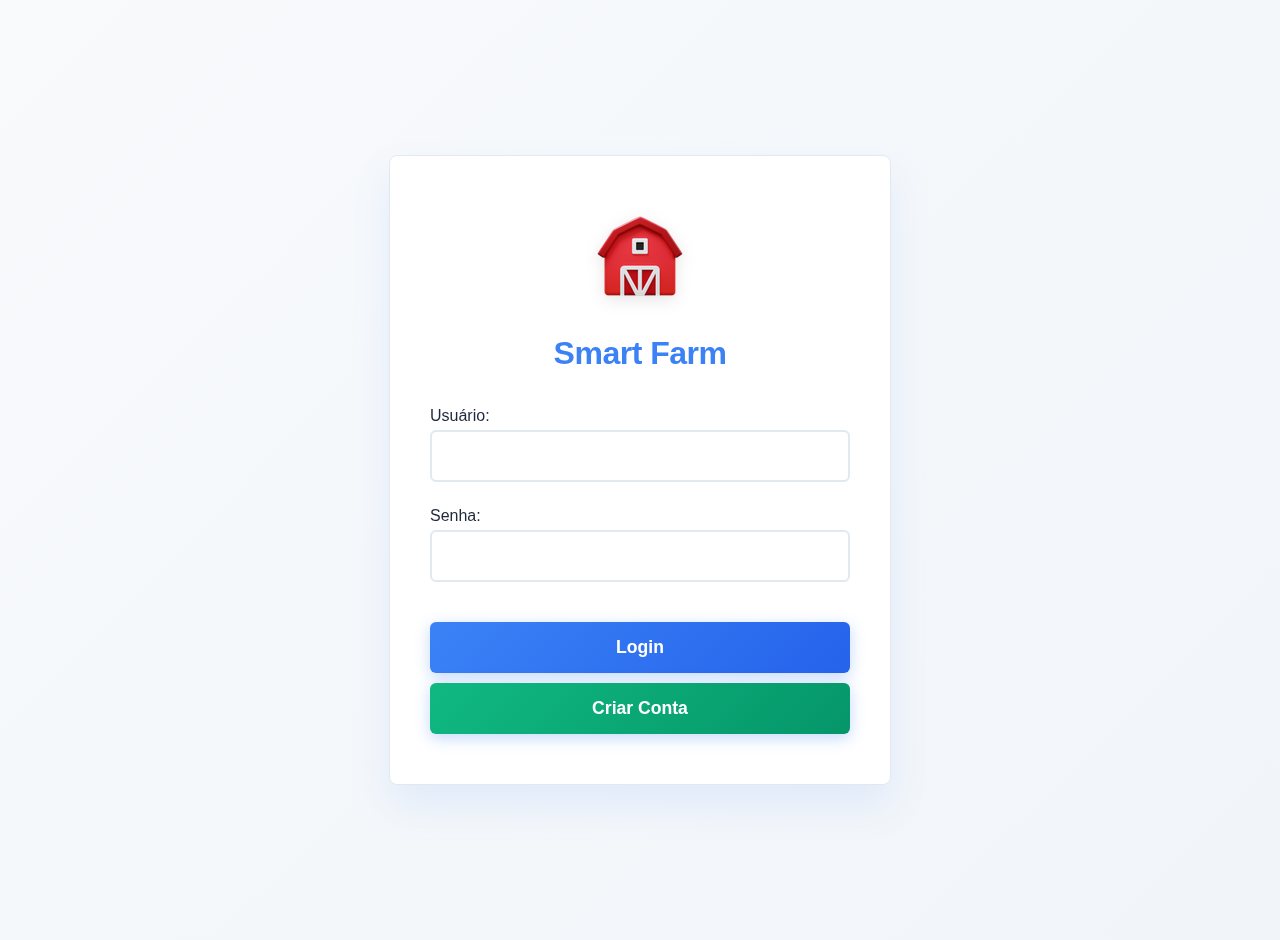
<file: index.html>
<!DOCTYPE html>
<html lang="en">

<head>
    <meta charset="UTF-8">
    <meta name="viewport" content="width=device-width, initial-scale=1.0">
    <title>Smart Farm Dashboard</title>
    <script src="script.js"></script>

    <style>
        :root {
            --primary-color: #3b82f6;
            --secondary-color: #06b6d4;
            --bg-color: #f8fafc;
            --card-bg: #ffffff;
            --text-color: #1e293b;
            --border-color: #e2e8f0;
            --shadow-color: rgba(59, 130, 246, 0.1);
        }

        .dark {
            --primary-color: #a78bfa;
            --secondary-color: #34d399;
            --bg-color: #1e293b;
            --card-bg: #334155;
            --text-color: #f1f5f9;
            --border-color: #475569;
            --shadow-color: rgba(167, 139, 250, 0.15);
        }

        .dark body {
            background: linear-gradient(135deg, #0f172a 0%, #1e293b 100%);
        }

        body {
            font-family: 'Segoe UI', Tahoma, Geneva, Verdana, sans-serif;
            background: linear-gradient(135deg, var(--bg-color) 0%, #f1f5f9 100%);
            color: var(--text-color);
            margin: 0;
            padding: 0;
            min-height: 100vh;
            display: flex;
        }

        /* PAINEL LATERAL */
        #sidebar {
            width: 160px;
            background: linear-gradient(180deg, var(--card-bg) 0%, var(--card-bg) 100%);
            border-right: 1px solid var(--border-color);
            box-shadow: 4px 0 20px var(--shadow-color);
            padding: 25px 0;
            display: flex;
            flex-direction: column;
            position: sticky;
            top: 0;
            height: 100vh;
            animation: slideInLeft 0.8s ease-out;
            backdrop-filter: blur(10px);
        }

        .dark #sidebar {
            background: linear-gradient(180deg, var(--card-bg) 0%, #475569 100%);
            border-right-color: var(--border-color);
        }

        .sidebar-header h3 {
            text-align: center;
            color: var(--primary-color);
            margin: 0 0 35px 0;
            font-size: 1.3em;
            font-weight: 700;
            padding: 0 20px;
            animation: fadeInUp 0.6s ease-out;
            display: flex;
            flex-direction: column;
            align-items: center;
            gap: 12px;
            letter-spacing: -0.3px;
        }

        .sidebar-header img {
            width: 45px;
            height: 45px;
            filter: drop-shadow(0 2px 4px rgba(0, 0, 0, 0.1));
            transition: transform 0.3s ease;
        }

        .sidebar-header img:hover {
            transform: scale(1.1);
        }

        .sidebar-nav {
            flex-grow: 1;
            padding: 0 15px;
            display: flex;
            flex-direction: column;
            align-items: center;
            gap: 20px;
        }

        /* Estilo para Links de Navegação */
        .sidebar-nav button {
            width: 50px;
            height: 50px;
            border-radius: 6px;
            border: none;
            background: linear-gradient(135deg, var(--primary-color) 0%, #2563eb 100%);
            color: white;
            display: flex;
            align-items: center;
            justify-content: center;
            transition: all 0.3s ease;
            box-shadow: 0 4px 15px rgba(59, 130, 246, 0.3);
            cursor: pointer;
            animation: slideInLeft 0.5s ease-out;
        }

        .sidebar-nav button:nth-child(1) {
            animation-delay: 0.1s;
        }

        .sidebar-nav button:nth-child(2) {
            animation-delay: 0.2s;
        }

        .sidebar-nav button:nth-child(3) {
            animation-delay: 0.3s;
        }

        .sidebar-nav button:nth-child(4) {
            animation-delay: 0.4s;
        }

        .sidebar-nav button:hover {
            transform: translateY(-3px) scale(1.05);
            box-shadow: 0 8px 25px rgba(59, 130, 246, 0.4);
        }

        .sidebar-nav button.active {
            background: linear-gradient(135deg, var(--secondary-color) 0%, #0891b2 100%);
            box-shadow: 0 6px 20px rgba(6, 182, 212, 0.4);
            animation: pulse 2s ease-in-out infinite;
        }

        .sidebar-nav button svg {
            width: 20px;
            height: 20px;
        }



        .logout-btn,
        .logout-btn-top {
            background-color: #ef4444 !important;
            color: #ffffff !important;
            box-shadow: 0 4px 15px rgba(239, 68, 68, 0.3);
        }

        .logout-btn:hover,
        .logout-btn-top:hover {
            transform: translateY(-2px);
            background-color: #dc2626 !important;
            box-shadow: 0 6px 20px rgba(239, 68, 68, 0.4);
        }

        #theme-toggle,
        #theme-toggle-top {
            background-color: #1f2937 !important;
            color: #f9fafb !important;
            border: none !important;
            box-shadow: 0 4px 15px rgba(0, 0, 0, 0.2);
        }

        .dark #theme-toggle,
        .dark #theme-toggle-top {
            background-color: #f3f4f6 !important;
            color: #1f2937 !important;
            box-shadow: 0 4px 15px rgba(255, 255, 255, 0.2);
        }

        #theme-toggle:hover,
        #theme-toggle-top:hover {
            transform: translateY(-2px);
            background-color: #374151 !important;
        }

        .dark #theme-toggle:hover,
        .dark #theme-toggle-top:hover {
            background-color: #e5e7eb !important;
        }

        /* --- CONTEÚDO PRINCIPAL --- */
        #main-content {
            flex-grow: 1;
            padding: 30px;
            overflow-y: auto;
            width: calc(100% - 160px);
            animation: fadeInUp 0.8s ease-out 0.2s both;
        }

        /* Animações */
        @keyframes fadeInUp {
            from {
                opacity: 0;
                transform: translateY(30px);
            }

            to {
                opacity: 1;
                transform: translateY(0);
            }
        }

        @keyframes slideInLeft {
            from {
                opacity: 0;
                transform: translateX(-50px);
            }

            to {
                opacity: 1;
                transform: translateX(0);
            }
        }

        @keyframes pulse {

            0%,
            100% {
                transform: scale(1);
            }

            50% {
                transform: scale(1.05);
            }
        }

        @keyframes glow {

            0%,
            100% {
                box-shadow: 0 0 5px var(--secondary-color);
            }

            50% {
                box-shadow: 0 0 20px var(--secondary-color), 0 0 30px var(--secondary-color);
            }
        }

        @keyframes bounce {

            0%,
            20%,
            50%,
            80%,
            100% {
                transform: translateY(0);
            }

            40% {
                transform: translateY(-10px);
            }

            60% {
                transform: translateY(-5px);
            }
        }

        /* Título Principal */
        h2 {
            color: var(--primary-color);
            margin-bottom: 40px;
            padding-bottom: 15px;
            border-bottom: 4px solid var(--primary-color);
            width: 100%;
            max-width: 1000px;
            text-align: center;
            font-weight: 700;
            font-size: 2.2em;
            letter-spacing: -0.5px;
            animation: fadeInUp 0.8s ease-out;
            background: linear-gradient(135deg, var(--primary-color) 0%, #0056b3 100%);
            -webkit-background-clip: text;
            -webkit-text-fill-color: transparent;
            background-clip: text;
        }

        /* Classes de Visibilidade */
        .hidden {
            display: none !important;
        }

        /* --- VIEWS --- */
        #home-view,
        #indicadores-view,
        #contato-view,
        #logs-view {
            width: 100%;
            max-width: 1000px;
            margin: 0 auto 40px auto;
        }

        /* Contato Grid */
        .contact-grid {
            display: grid;
            grid-template-columns: repeat(auto-fit, minmax(300px, 1fr));
            gap: 25px;
            margin-bottom: 30px;
        }

        .contact-card,
        .cv-card {
            background: linear-gradient(135deg, var(--card-bg) 0%, rgba(255, 255, 255, 0.95) 100%);
            border: 2px solid var(--border-color);
            border-radius: 8px;
            padding: 25px;
            box-shadow: 0 8px 25px var(--shadow-color);
            text-align: center;
            transition: all 0.3s ease;
            backdrop-filter: blur(10px);
        }

        .contact-card:hover,
        .cv-card:hover {
            transform: translateY(-8px);
            box-shadow: 0 15px 35px var(--shadow-color);
            border-color: var(--primary-color);
        }

        .contact-card h3,
        .cv-card h3 {
            color: var(--primary-color);
            margin-bottom: 15px;
            font-size: 1.3em;
        }

        .contact-card p,
        .cv-card p {
            color: var(--text-color);
            margin-bottom: 10px;
            text-align: left;
        }

        .cv-btn {
            background: linear-gradient(135deg, var(--primary-color) 0%, #2563eb 100%);
            color: white;
            border: none;
            padding: 12px 20px;
            border-radius: 6px;
            cursor: pointer;
            font-weight: 600;
            transition: all 0.3s ease;
            box-shadow: 0 4px 15px rgba(59, 130, 246, 0.3);
        }

        .cv-btn:hover {
            transform: translateY(-2px);
            box-shadow: 0 6px 20px rgba(59, 130, 246, 0.4);
        }

        /* Logs Styles */
        .logs-container {
            background: var(--card-bg);
            border-radius: 8px;
            padding: 25px;
            box-shadow: 0 8px 25px var(--shadow-color);
        }

        .logs-filters {
            display: flex;
            gap: 15px;
            margin-bottom: 20px;
        }

        .logs-filters select,
        .logs-filters input {
            padding: 8px 12px;
            border: 1px solid var(--border-color);
            border-radius: 6px;
            background: var(--card-bg);
            color: var(--text-color);
        }

        .logs-table {
            overflow-x: auto;
        }

        .logs-table table {
            width: 100%;
            border-collapse: collapse;
        }

        .logs-table th,
        .logs-table td {
            padding: 12px;
            text-align: left;
            border-bottom: 1px solid var(--border-color);
        }

        .logs-table th {
            background: var(--bg-color);
            font-weight: 600;
            color: var(--primary-color);
        }

        .status-success {
            color: var(--secondary-color);
            font-weight: 600;
        }

        .status-error {
            color: var(--error-color);
            font-weight: 600;
        }

        /* Estilo para botões desabilitados (modo professor) */
        .disabled {
            opacity: 0.5;
            cursor: not-allowed !important;
            pointer-events: none;
        }

        .readonly-badge {
            background: linear-gradient(135deg, #f59e0b 0%, #d97706 100%);
            color: white;
            padding: 4px 8px;
            border-radius: 4px;
            font-size: 0.7em;
            font-weight: 600;
            margin-left: 8px;
        }

        /* Área de Dados dos Sensores: GRID */
        #data {
            display: grid;
            grid-template-columns: repeat(auto-fit, minmax(220px, 1fr));
            gap: 25px;
            margin-bottom: 40px;
        }

        /* Estilo para cada "Card" de Sensor */
        .sensor-card {
            background: linear-gradient(135deg, var(--card-bg) 0%, rgba(255, 255, 255, 0.95) 100%);
            border: 2px solid var(--border-color);
            border-radius: 8px;
            padding: 20px;
            box-shadow: 0 8px 25px var(--shadow-color);
            text-align: center;
            transition: all 0.3s ease;
            animation: fadeInUp 0.6s ease-out;
            animation-fill-mode: both;
            backdrop-filter: blur(10px);
        }

        .sensor-card:nth-child(1) {
            animation-delay: 0.1s;
        }

        .sensor-card:nth-child(2) {
            animation-delay: 0.2s;
        }

        .sensor-card:nth-child(3) {
            animation-delay: 0.3s;
        }

        .sensor-card:nth-child(4) {
            animation-delay: 0.4s;
        }

        .sensor-card:nth-child(5) {
            animation-delay: 0.5s;
        }

        .sensor-card:nth-child(6) {
            animation-delay: 0.6s;
        }

        .sensor-card:hover {
            transform: translateY(-10px) scale(1.03);
            box-shadow: 0 15px 35px var(--shadow-color);
            border-color: var(--primary-color);
        }

        .sensor-card .label {
            font-weight: 700;
            color: var(--primary-color);
            margin-bottom: 8px;
            font-size: 1em;
            letter-spacing: 0.5px;
        }

        .sensor-card .value {
            font-size: 2em;
            font-weight: 800;
            color: var(--text-color);
            transition: all 0.3s ease;
            text-shadow: 0 2px 4px rgba(0, 0, 0, 0.1);
        }

        .sensor-card:hover .value {
            transform: scale(1.1);
            color: var(--primary-color);
        }

        /* Controles (Cards Atuadores) */
        #controls {
            display: flex;
            flex-direction: row;

            grid-template-columns: repeat(auto-fit, minmax(280px, 1fr));
            gap: 25px;
            padding: 25px 0;
        }

        .actuator-card {
            background: linear-gradient(135deg, var(--card-bg) 0%, rgba(255, 255, 255, 0.95) 100%);
            border: 2px solid var(--border-color);
            border-radius: 8px;
            padding: 25px;
            box-shadow: 0 8px 25px var(--shadow-color);
            transition: all 0.3s ease;
            animation: fadeInUp 0.6s ease-out;
            animation-fill-mode: both;
            backdrop-filter: blur(10px);
        }

        .actuator-card:nth-child(1) {
            animation-delay: 0.1s;
        }

        .actuator-card:nth-child(2) {
            animation-delay: 0.2s;
        }

        .actuator-card:nth-child(3) {
            animation-delay: 0.3s;
        }

        .actuator-card:nth-child(4) {
            animation-delay: 0.4s;
        }

        .actuator-card:hover {
            transform: translateY(-8px);
            box-shadow: 0 15px 35px var(--shadow-color);
            border-color: var(--primary-color);
        }

        .actuator-header {
            display: flex;
            align-items: center;
            justify-content: space-between;
            margin-bottom: 15px;
        }

        .actuator-title {
            font-size: 1.3em;
            font-weight: 700;
            color: var(--primary-color);
            display: flex;
            align-items: center;
            gap: 10px;
            letter-spacing: -0.2px;
        }

        .actuator-status {
            padding: 6px 14px;
            border-radius: 25px;
            font-size: 0.85em;
            font-weight: 600;
            background: linear-gradient(135deg, #64748b 0%, #475569 100%);
            color: white;
            transition: all 0.3s ease;
            box-shadow: 0 2px 8px rgba(0, 0, 0, 0.15);
        }

        .actuator-status.active {
            background: linear-gradient(135deg, var(--secondary-color) 0%, #059669 100%);
            animation: pulse 2s ease-in-out infinite;
            box-shadow: 0 4px 15px rgba(16, 185, 129, 0.3);
        }

        .actuator-button {
            width: 100%;
            margin: 0;
        }

        /* Estilo Comum para Botões (Atuadores) */
        .actuator-button {
            background: linear-gradient(135deg, var(--primary-color) 0%, #047857 100%);
            color: white;
            border: none;
            padding: 15px 25px;
            border-radius: 6px;
            cursor: pointer;
            font-size: 1.1em;
            font-weight: 600;
            transition: all 0.3s ease;
            box-shadow: 0 6px 20px rgba(5, 150, 105, 0.3);
            position: relative;
            overflow: hidden;
            letter-spacing: 0.3px;
        }

        button::before {
            content: '';
            position: absolute;
            top: 50%;
            left: 50%;
            width: 0;
            height: 0;
            background: rgba(255, 255, 255, 0.2);
            border-radius: 50%;
            transform: translate(-50%, -50%);
            transition: width 0.6s, height 0.6s;
        }

        button:hover::before {
            width: 300px;
            height: 300px;
        }

        .actuator-button:hover {
            transform: translateY(-3px);
            box-shadow: 0 10px 30px rgba(5, 150, 105, 0.4);
        }

        .actuator-button:active {
            transform: translateY(-1px);
            animation: bounce 0.6s ease;
        }

        /* Estilo para Atuadores Ativos (Indicadores) */
        .actuator-button.active {
            background: linear-gradient(135deg, var(--secondary-color) 0%, #059669 100%);
            box-shadow: 0 8px 25px rgba(16, 185, 129, 0.4);
            font-weight: 700;
            animation: glow 2s ease-in-out infinite;
        }

        .actuator-button.active:hover {
            animation: pulse 1s ease-in-out infinite;
        }

        /* Botão de Voltar (na seção de relatório) */
        #report-view button {
            background-color: #6c757d;
            margin-top: 20px;
        }

        #report-view button:hover {
            background-color: #5a6268;
        }

        /* --- RELATÓRIO VIEW (Gráfico) --- */
        #legend {
            margin-bottom: 20px;
            padding: 10px;
            background-color: var(--card-bg);
            border-radius: 8px;
            box-shadow: 0 2px 4px var(--shadow-color);
            text-align: center;
            font-size: 0.9em;
        }

        #legend span {
            font-weight: 500;
        }

        #chartCanvas {
            max-width: 100%;
            height: auto;
            border: 1px solid var(--border-color);
            background-color: var(--card-bg);
            border-radius: 8px;
            box-shadow: 0 4px 8px var(--shadow-color);
        }

        /* Remove estilos antigos de botões fixos */
        .theme-toggle,
        .logout-btn {
            position: static;
            top: auto;
            right: auto;
        }

        /* Responsividade: Painel Lateral Vira Menu Superior */
        @media (max-width: 800px) {
            body {
                flex-direction: column;
                /* Coloca a barra lateral no topo */
            }

            #sidebar {
                width: 100%;
                height: auto;
                position: static;
                box-shadow: 0 2px 5px var(--shadow-color);
                padding: 10px 0;
                border-right: none;
                border-bottom: 1px solid var(--border-color);
            }

            .sidebar-header h3 {
                margin: 0 0 10px 0;
            }

            .sidebar-nav {
                display: flex;
                flex-wrap: wrap;
                justify-content: center;
                padding: 0 10px;
            }

            .sidebar-nav button.nav-link {
                width: auto;
                padding: 10px 15px;
                margin: 5px;
            }

            #main-content {
                width: 100%;
                padding: 15px;
            }

            .sidebar-footer {
                display: none;
                /* Simplifica o menu em telas pequenas, movendo toggles para cima se necessário */
            }
        }
    </style>
</head>

<body>
    <div id="sidebar">
        <div class="sidebar-header">
            <h3>
                <img src="icons8-fazenda-100.png" alt="Smart Farm Logo">
                Smart Farm
            </h3>
        </div>

        <div class="sidebar-nav">
            <button id="home-btn" onclick="changeView('home')"
                class="p-2 rounded-full bg-blue-500 hover:bg-blue-600 text-white transition-colors duration-300 active"
                title="Home">
                <svg width="16" height="16" viewBox="0 0 24 24" fill="none" stroke="currentColor" stroke-width="2"
                    stroke-linecap="round" stroke-linejoin="round">
                    <path d="M3 9l9-7 9 7v11a2 2 0 0 1-2 2H5a2 2 0 0 1-2-2z"></path>
                    <polyline points="9,22 9,12 15,12 15,22"></polyline>
                </svg>
            </button>
            <button id="indicadores-btn" onclick="changeView('indicadores')"
                class="p-2 rounded-full bg-blue-500 hover:bg-blue-600 text-white transition-colors duration-300"
                title="Indicadores/KPIs">
                <svg width="16" height="16" viewBox="0 0 24 24" fill="none" stroke="currentColor" stroke-width="2"
                    stroke-linecap="round" stroke-linejoin="round">
                    <polyline points="22,6 13.5,15.5 8.5,10.5 2,17"></polyline>
                    <polyline points="16,6 22,6 22,12"></polyline>
                </svg>
            </button>
            <button id="contato-btn" onclick="changeView('contato')"
                class="p-2 rounded-full bg-blue-500 hover:bg-blue-600 text-white transition-colors duration-300"
                title="Contato/CV">
                <svg width="16" height="16" viewBox="0 0 24 24" fill="none" stroke="currentColor" stroke-width="2"
                    stroke-linecap="round" stroke-linejoin="round">
                    <path d="M20 21v-2a4 4 0 0 0-4-4H8a4 4 0 0 0-4 4v2"></path>
                    <circle cx="12" cy="7" r="4"></circle>
                </svg>
            </button>
            <button id="logs-btn" onclick="changeView('logs')"
                class="p-2 rounded-full bg-blue-500 hover:bg-blue-600 text-white transition-colors duration-300"
                title="Logs/Auditoria">
                <svg width="16" height="16" viewBox="0 0 24 24" fill="none" stroke="currentColor" stroke-width="2"
                    stroke-linecap="round" stroke-linejoin="round">
                    <path d="M14 2H6a2 2 0 0 0-2 2v16a2 2 0 0 0 2 2h12a2 2 0 0 0 2-2V8z"></path>
                    <polyline points="14,2 14,8 20,8"></polyline>
                    <line x1="16" y1="13" x2="8" y2="13"></line>
                    <line x1="16" y1="17" x2="8" y2="17"></line>
                </svg>
            </button>
        </div>


    </div>

    <div id="main-content">
        <div id="user-info"
            style="display: flex; justify-content: space-between; align-items: center; margin-bottom: 20px; font-size: 0.9em; color: var(--text-color); opacity: 0.8;">
            <span id="welcome-message"></span>
            <div style="display: flex; gap: 10px;">
                <button id="theme-toggle-top"
                    style="padding: 6px 10px; border-radius: 6px; border: none; font-size: 0.9em; transition: all 0.3s ease;">
                    <svg id="moon-icon-top" height="20" class="w-5 h-5" fill="none" stroke="currentColor"
                        viewBox="0 0 24 24" xmlns="http://www.w3.org/2000/svg">
                        <path stroke-linecap="round" stroke-linejoin="round" stroke-width="2"
                            d="M20.354 15.354A9 9 0 018.646 3.646 9.003 9.003 0 0012 21a9.003 9.003 0 008.354-5.646z">
                        </path>
                    </svg>
                    <svg id="sun-icon-top" height="20" class="w-5 h-5 hidden" fill="none" stroke="currentColor"
                        viewBox="0 0 24 24" xmlns="http://www.w3.org/2000/svg">
                        <path stroke-linecap="round" stroke-linejoin="round" stroke-width="2"
                            d="M12 3v1m0 16v1m9-9h-1M4 12H3m15.364 6.364l-.707-.707M6.343 6.343l-.707-.707m12.728 0l-.707.707M6.343 17.657l-.707.707M16 12a4 4 0 11-8 0 4 4 0 018 0z">
                        </path>
                    </svg>
                </button>
                <button class="logout-btn-top" onclick="logout()" title="Sair"
                    style="padding: 6px 10px; border-radius: 6px; border: none; transition: all 0.3s ease;">
                    <svg width="16" height="16" viewBox="0 0 24 24" fill="none" stroke="currentColor" stroke-width="2"
                        stroke-linecap="round" stroke-linejoin="round">
                        <path d="M9 21H5a2 2 0 0 1-2-2V5a2 2 0 0 1 2-2h4"></path>
                        <polyline points="16,17 21,12 16,7"></polyline>
                        <line x1="21" y1="12" x2="9" y2="12"></line>
                    </svg>
                </button>
            </div>
        </div>
        <h2 id="header" style="text-align: center;">Home</h2>

        <div id="home-view">
            <div id="data">Carregando dados dos sensores.</div>

            <div id="controls">
                <div id="control-part">
                    <div class="actuator-card">
                        <div class="actuator-header">
                            <div class="actuator-title">💡 LED</div>
                            <div class="actuator-status" id="status-LED">Desligado</div>
                        </div>
                        <button id="btn-LED" class="actuator-button" onclick="sendCmd('LED')">💡 Controlar LED</button>
                    </div>

                    <div class="actuator-card">
                        <div class="actuator-header">
                            <div class="actuator-title">💨 Ventilador</div>
                            <div class="actuator-status" id="status-FAN">Desligado</div>
                        </div>
                        <button id="btn-FAN" class="actuator-button" onclick="sendCmd('FAN')">💨 Controlar
                            Ventilador</button>
                    </div>
                </div>

                <div id="control-part">
                    <div class="actuator-card">
                        <div class="actuator-header">
                            <div class="actuator-title">🍚 Alimentar</div>
                            <div class="actuator-status" id="status-FEED">Parado</div>
                        </div>
                        <button id="btn-FEED" class="actuator-button" onclick="sendCmd('FEED')">🍚 Alimentar
                            Agora</button>
                    </div>

                    <div class="actuator-card">
                        <div class="actuator-header">
                            <div class="actuator-title">💧 Regar</div>
                            <div class="actuator-status" id="status-WATER">Parado</div>
                        </div>
                        <button id="btn-WATER" class="actuator-button" onclick="sendCmd('WATER')">💧 Regar
                            Agora</button>
                    </div>
                </div>
            </div>
        </div>

        <div id="indicadores-view" class="hidden">

            <div id="legend">
                <span style="color:red;">🌡️ Temperatura</span> |
                <span style="color:purple;">🌦️ Vapor/Chuva</span> |
                <span style="color:orange;">💡 Luz</span> |
                <span style="color:green;">🌱 Solo</span> |
                <span style="color:cyan;">🚰 Água</span>
            </div>

            <canvas id="chartCanvas" width="800" height="400"></canvas>
        </div>

        <div id="contato-view" class="hidden">
            <div class="contact-grid">
                <div class="contact-card">
                    <h3>📞 Contato</h3>
                    <p><strong>Email:</strong> aluno@smartfarm.com</p>
                    <p><strong>Telefone:</strong> (11) 99999-9999</p>
                    <p><strong>LinkedIn:</strong> linkedin.com/in/aluno</p>
                </div>
                <div class="cv-card">
                    <h3>📄 Currículo Vitae</h3>
                    <p>Acesse meu currículo completo</p>
                    <button onclick="window.open('#', '_blank')" class="cv-btn">Visualizar CV</button>
                </div>
            </div>
        </div>

        <div id="logs-view" class="hidden">
            <div class="logs-container">
                <h3>📈 Logs de Auditoria</h3>
                <div class="logs-filters">
                    <select id="logFilter">
                        <option value="all">Todos os Logs</option>
                        <option value="commands">Comandos</option>
                        <option value="errors">Falhas</option>
                    </select>
                    <input type="date" id="dateFilter">
                </div>
                <div class="logs-table">
                    <table>
                        <thead>
                            <tr>
                                <th>Data/Hora</th>
                                <th>Usuário</th>
                                <th>Ação</th>
                                <th>Status</th>
                            </tr>
                        </thead>
                        <tbody id="logsTableBody">
                            <tr>
                                <td>2024-01-15 14:30:25</td>
                                <td>aluno</td>
                                <td>LED ON</td>
                                <td><span class="status-success">Sucesso</span></td>
                            </tr>
                            <tr>
                                <td>2024-01-15 14:25:10</td>
                                <td>professor</td>
                                <td>Visualizar Sensores</td>
                                <td><span class="status-success">Sucesso</span></td>
                            </tr>
                            <tr>
                                <td>2024-01-15 14:20:05</td>
                                <td>aluno</td>
                                <td>Ventilador OFF</td>
                                <td><span class="status-error">Falha</span></td>
                            </tr>
                            <tr>
                                <td>2024-01-14 16:45:30</td>
                                <td>aluno</td>
                                <td>LED OFF</td>
                                <td><span class="status-success">Sucesso</span></td>
                            </tr>
                            <tr>
                                <td>2024-01-14 16:40:15</td>
                                <td>professor</td>
                                <td>Acessar Dashboard</td>
                                <td><span class="status-success">Sucesso</span></td>
                            </tr>
                            <tr>
                                <td>2024-01-14 15:30:22</td>
                                <td>aluno</td>
                                <td>Ventilador ON</td>
                                <td><span class="status-error">Falha</span></td>
                            </tr>
                        </tbody>
                    </table>
                </div>
            </div>
        </div>
    </div>

    <script>
        // Controle de acesso baseado em perfil
        function initializeUserAccess() {
            const userRole = localStorage.getItem('userRole');
            const username = localStorage.getItem('username');
            const welcomeMessage = document.getElementById('welcome-message');

            if (!localStorage.getItem('isLoggedIn')) {
                window.location.href = 'login.html';
                return;
            }

            // Exibir mensagem de boas-vindas
            if (userRole === 'professor') {
                welcomeMessage.innerHTML = `Bem-vindo, ${username} <span class="readonly-badge">SOMENTE LEITURA</span>`;
                disableControls();
            } else {
                welcomeMessage.innerHTML = `Bem-vindo, ${username}`;
            }
        }

        // Desabilitar controles para professor (somente leitura)
        function disableControls() {
            // Desabilitar botões de atuadores
            const actuatorButtons = document.querySelectorAll('.actuator-button');
            actuatorButtons.forEach(button => {
                button.classList.add('disabled');
                button.onclick = null;
                button.title = 'Acesso negado - Perfil somente leitura';
            });

            // Adicionar badge nos títulos dos atuadores
            const actuatorTitles = document.querySelectorAll('.actuator-title');
            actuatorTitles.forEach(title => {
                title.innerHTML += ' <span class="readonly-badge">LEITURA</span>';
            });
        }

        // Sobrescrever função sendCmd para professor
        async function sendCmd(device) {
            const userRole = localStorage.getItem('userRole');
            if (userRole === 'professor') {
                alert('Acesso negado: Perfil de professor permite apenas visualização.');
                return;
            }
            // Função original seria chamada aqui
            console.log('Comando enviado para:', device);

            try {
                const controller = new AbortController();
                const timeout = setTimeout(() => controller.abort(), 800);
                await fetch(`${ESP32_IP}/actuator?cmd=${device}`, { signal: controller.signal });
                clearTimeout(timeout);
                console.log("Comando enviado:", device);

                // Tenta buscar o novo status imediatamente após o comando
                updateActuatorStatus();

            } catch (erro) {
                console.warn("Erro ao enviar comando", erro);
            }
        }

        // Inicializar controle de acesso quando a página carregar
        document.addEventListener('DOMContentLoaded', initializeUserAccess);

        // Funcionalidade de filtros de logs
        function filterLogs() {
            const logFilter = document.getElementById('logFilter').value;
            const dateFilter = document.getElementById('dateFilter').value;
            const rows = document.querySelectorAll('#logsTableBody tr');

            rows.forEach(row => {
                const action = row.cells[2].textContent.toLowerCase();
                const date = row.cells[0].textContent.split(' ')[0];
                const status = row.cells[3].textContent.toLowerCase();

                let showRow = true;

                // Filtro por tipo
                if (logFilter === 'commands' && !action.includes('led') && !action.includes('ventilador')) {
                    showRow = false;
                }
                if (logFilter === 'errors' && !status.includes('falha')) {
                    showRow = false;
                }

                // Filtro por data
                if (dateFilter && !date.includes(dateFilter)) {
                    showRow = false;
                }

                row.style.display = showRow ? '' : 'none';
            });
        }

        // Adicionar event listeners para os filtros e novos botões
        document.addEventListener('DOMContentLoaded', function () {
            const logFilter = document.getElementById('logFilter');
            const dateFilter = document.getElementById('dateFilter');
            const themeToggleTop = document.getElementById('theme-toggle-top');

            if (logFilter) logFilter.addEventListener('change', filterLogs);
            if (dateFilter) dateFilter.addEventListener('change', filterLogs);
            if (themeToggleTop) themeToggleTop.addEventListener('click', toggleTheme);
        });
    </script>

    <script>

    // Nomes para os logs
    const deviceNames = {
        LED: "LED",
        FAN: "Ventilador",
        FEED: "Alimentar",
        WATER: "Regar"
    };

    // Função que adiciona um log com data/hora atual
    function addLog(action, status) {
        const logsTableBody = document.getElementById("logsTableBody");
        const username = localStorage.getItem("username") || "desconhecido";

        // Data/hora sincronizada do navegador
        const now = new Date();
        const timestamp = now.toLocaleString("pt-BR", {
            year: "numeric",
            month: "2-digit",
            day: "2-digit",
            hour: "2-digit",
            minute: "2-digit",
            second: "2-digit"
        });

        const row = document.createElement("tr");

        row.innerHTML = `
            <td>${timestamp}</td>
            <td>${username}</td>
            <td>${action}</td>
            <td><span class="${status === "Sucesso" ? "status-success" : "status-error"}">${status}</span></td>
        `;

        logsTableBody.prepend(row);
    }


    // Função de envio de comandos 
    async function sendCmd(device) {
        const userRole = localStorage.getItem('userRole');

        if (userRole === 'professor') {
            alert('Acesso negado: Perfil somente leitura');
            return;
        }

        try {
            const controller = new AbortController();
            const timeout = setTimeout(() => controller.abort(), 800);

            await fetch(`${ESP32_IP}/actuator?cmd=${device}`, { signal: controller.signal });
            clearTimeout(timeout);

            // log de sucesso
            addLog(`${deviceNames[device]} acionado`, "Sucesso");

            updateActuatorStatus();

        } catch (err) {
            // log de falha
            addLog(`${deviceNames[device]} acionado`, "Falha");
        }
    }


    // Controle de acesso
    function initializeUserAccess() {
        const userRole = localStorage.getItem('userRole');
        const username = localStorage.getItem('username');
        const welcomeMessage = document.getElementById('welcome-message');

        if (!localStorage.getItem('isLoggedIn')) {
            window.location.href = 'login.html';
            return;
        }

        if (userRole === 'professor') {
            welcomeMessage.innerHTML = `Bem-vindo, ${username} <span class="readonly-badge">SOMENTE LEITURA</span>`;
            disableControls();
        } else {
            welcomeMessage.innerHTML = `Bem-vindo, ${username}`;
        }
    }

    function disableControls() {
        const buttons = document.querySelectorAll('.actuator-button');
        buttons.forEach(btn => {
            btn.classList.add('disabled');
            btn.onclick = null;
        });
    }


   // Filtros de logs mantidos
    function filterLogs() {
        const logFilter = document.getElementById('logFilter').value;
        const dateFilter = document.getElementById('dateFilter').value;
        const rows = document.querySelectorAll('#logsTableBody tr');

        rows.forEach(row => {
            const action = row.cells[2].textContent.toLowerCase();
            const date = row.cells[0].textContent.split(' ')[0];
            const status = row.cells[3].textContent.toLowerCase();
            let showRow = true;

            if (logFilter === 'commands' && 
                !action.includes('led') && 
                !action.includes('ventilador') && 
                !action.includes('regar') && 
                !action.includes('alimentar')) 
            {
                showRow = false;
            }

            if (logFilter === 'errors' && !status.includes('falha')) {
                showRow = false;
            }

            if (dateFilter && !date.includes(dateFilter)) {
                showRow = false;
            }

            row.style.display = showRow ? '' : 'none';
        });
    }

   // Eventos da pagina
    document.addEventListener('DOMContentLoaded', function () {
        initializeUserAccess();

        document.getElementById('logFilter').addEventListener('change', filterLogs);
        document.getElementById('dateFilter').addEventListener('change', filterLogs);

        const themeToggleTop = document.getElementById('theme-toggle-top');
        if (themeToggleTop) themeToggleTop.addEventListener('click', toggleTheme);
    });

</script>

</body>
</html>
</file>
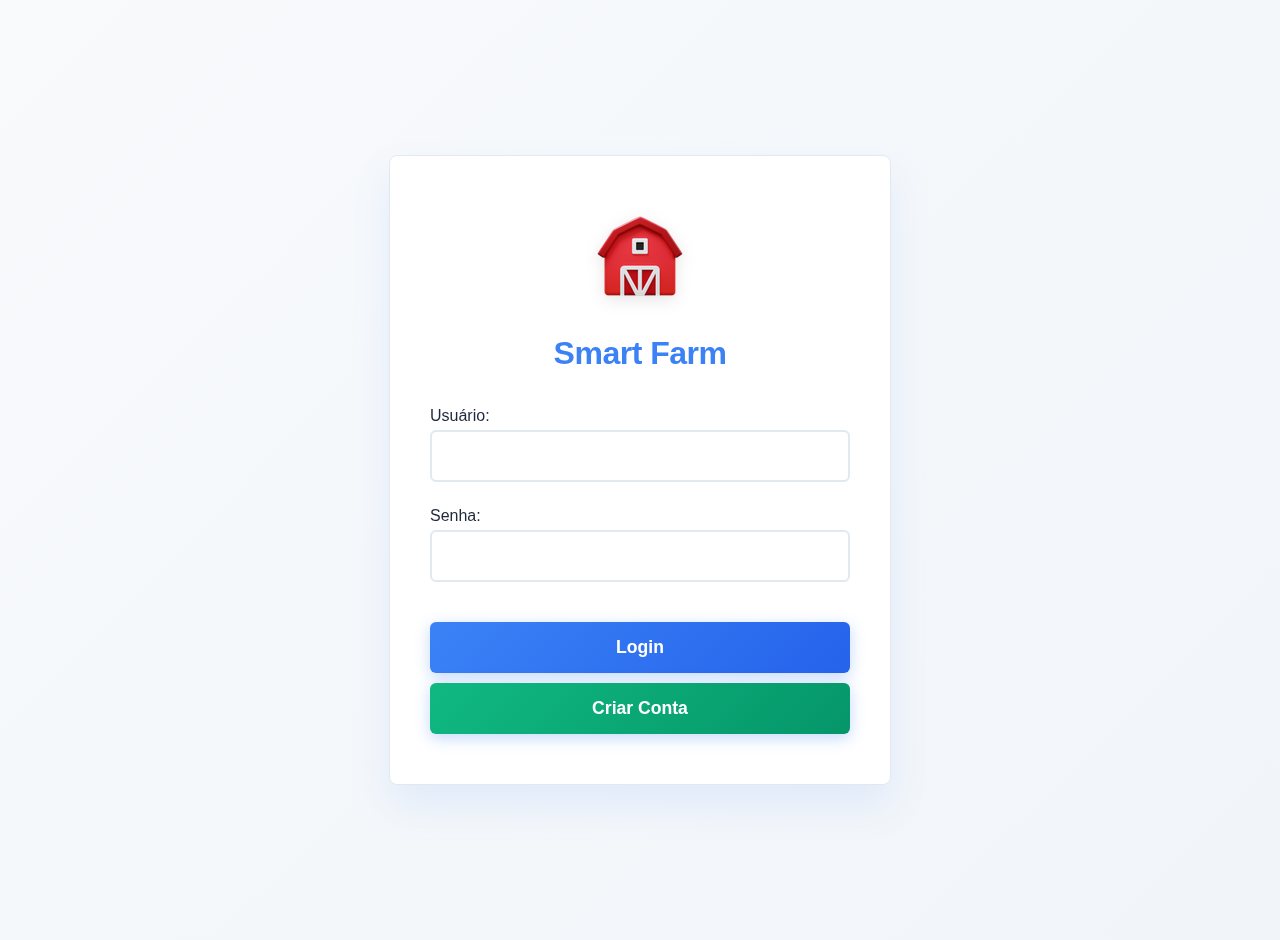
<file: login.html>
<!DOCTYPE html>
<html lang="pt-BR">

<head>
    <meta charset="UTF-8">
    <meta name="viewport" content="width=device-width, initial-scale=1.0">
    <title>Smart Farm - Login</title>
    <link rel="stylesheet" href="styles-login.css">
    <script src="script-login.js"></script>
</head>

<body>
    <div class="login-container">
        <div class="logo">
            <img src="icons8-fazenda-100.png" alt="Smart Farm Logo">
        </div>
        <h1>Smart Farm</h1>

        <form id="loginForm">
            <div class="form-group">
                <label for="username">Usuário:</label>
                <input type="text" id="username" name="username" required>
            </div>

            <div class="form-group">
                <label for="password">Senha:</label>
                <input type="password" id="password" name="password" required>
            </div>

            <button type="submit">Login</button>

            <button type="button" onclick="showRegisterForm()"
                style="background: linear-gradient(135deg, #10b981 0%, #059669 100%); margin-top: 10px;">Criar
                Conta</button>

            <div class="error-message" id="errorMessage">
                Usuário ou senha incorretos!
            </div>

            <div class="error-message" id="successMessage" style="color: #10b981; display: none;">
                Conta criada com sucesso! Faça login.
            </div>
        </form>

        <!-- Formulário de Registro (oculto inicialmente) -->
        <form id="registerForm" style="display: none;">
            <div class="form-group">
                <label for="newUsername">Novo Usuário:</label>
                <input type="text" id="newUsername" name="newUsername" required>
            </div>

            <div class="form-group">
                <label for="newPassword">Nova Senha:</label>
                <input type="password" id="newPassword" name="newPassword" required>
            </div>

            <div class="form-group">
                <label for="confirmPassword">Confirmar Senha:</label>
                <input type="password" id="confirmPassword" name="confirmPassword" required>
            </div>

            <button type="submit">Criar Conta</button>

            <button type="button" onclick="showLoginForm()"
                style="background: linear-gradient(135deg, #6b7280 0%, #4b5563 100%); margin-top: 10px;">Voltar ao
                Login</button>
        </form>
    </div>
</body>

</html>
</file>
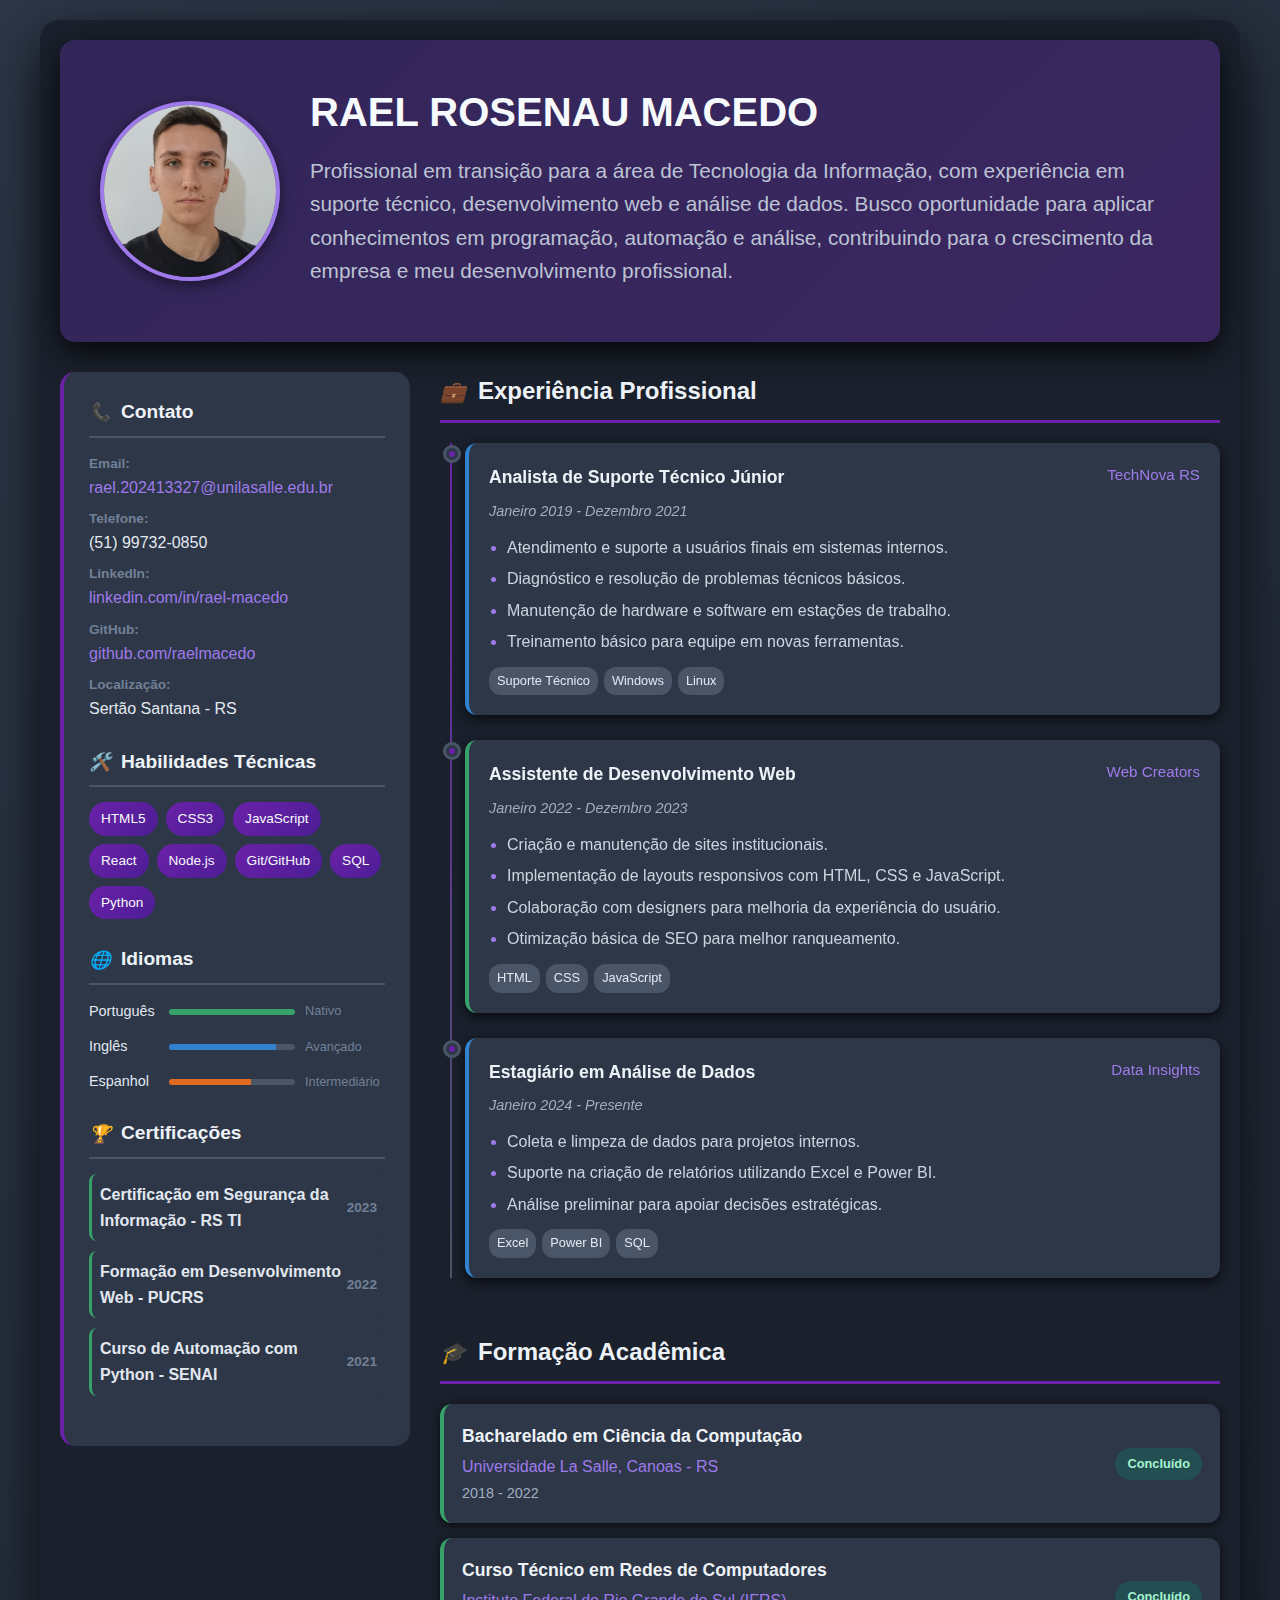
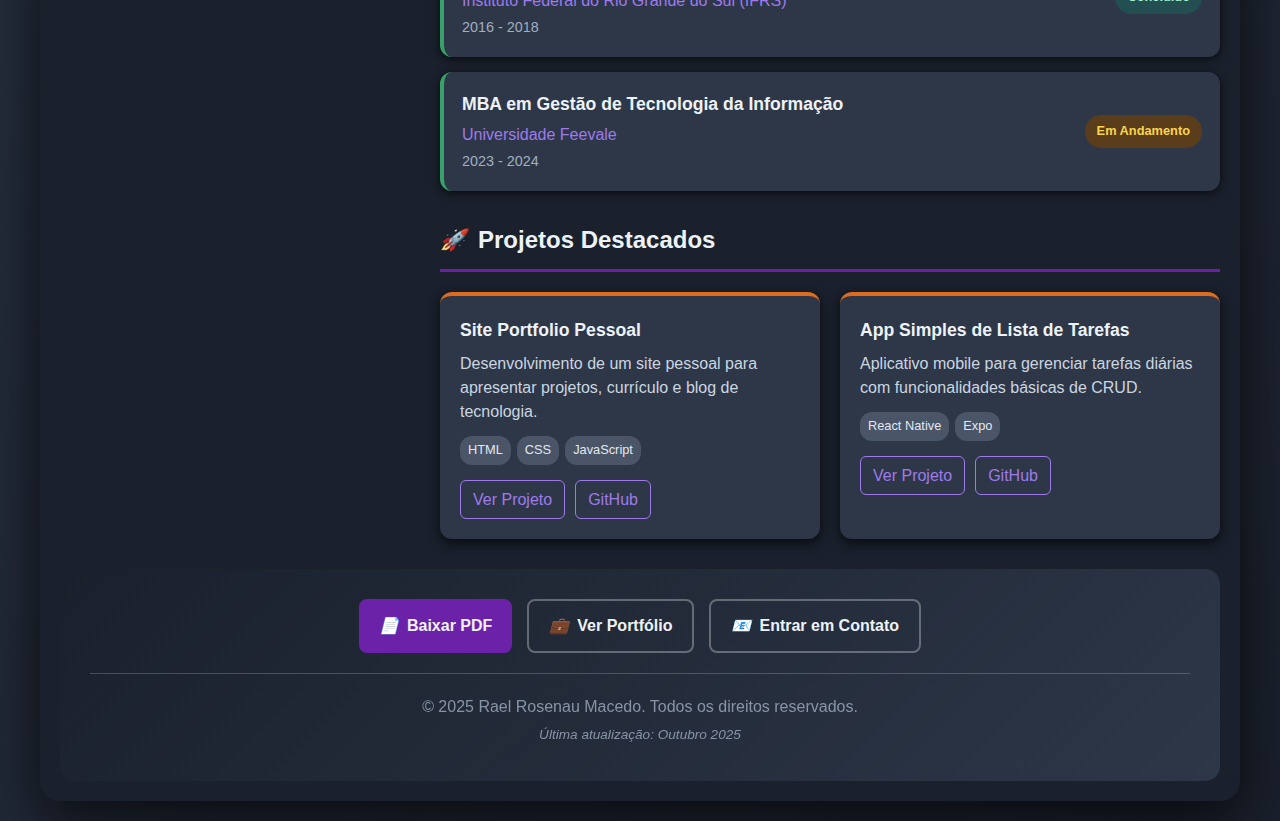
<file: contacts/rael-rosenau/curriculo-rael-rosenau.html>
<!DOCTYPE html>
<html lang="pt-BR">

<head>
  <meta charset="UTF-8" />
  <meta name="viewport" content="width=device-width, initial-scale=1.0" />
  <title>Currículo Profissional – Template CSS Externo</title>

  <!-- Link para o arquivo CSS externo -->
  <link rel="stylesheet" href="styles.css">
</head>

<body>
  <!-- Container principal da página -->
  <div class="container">

    <!-- ===================== SEÇÃO CABEÇALHO ===================== -->
    <header class="cabecalho">
      <div class="foto-container">
        <img src="foto-perfil.jpeg" alt="Foto de perfil" class="foto-perfil" />
      </div>

      <div class="info-principal">
        <h1 class="nome-completo">RAEL ROSENAU MACEDO</h1>
        <h2 class="cargo-objetivo">
          Profissional em transição para a área de Tecnologia da Informação, com experiência em suporte técnico, desenvolvimento web e análise de dados. Busco oportunidade para aplicar conhecimentos em programação, automação e análise, contribuindo para o crescimento da empresa e meu desenvolvimento profissional.
        </h2>
      </div>
    </header>

    <!-- ===================== GRID PRINCIPAL ===================== -->
    <div class="grid-principal">

      <!-- COLUNA ESQUERDA -->
      <aside class="coluna-esquerda">

        <!-- INFORMAÇÕES DE CONTATO -->
        <section class="secao-contato">
          <h3 class="titulo-secao">
            <i class="icone">📞</i>
            Contato
          </h3>
          <div class="lista-contato">
            <div class="item-contato">
              <span class="label">Email:</span>
              <a href="mailto:rael.202413327@unilasalle.edu.br" class="link-contato">
                rael.202413327@unilasalle.edu.br
              </a>
            </div>
            <div class="item-contato">
              <span class="label">Telefone:</span>
              <span class="valor">(51) 99732-0850</span>
            </div>
            <div class="item-contato">
              <span class="label">LinkedIn:</span>
              <a href="https://www.linkedin.com/in/rael-macedo" target="_blank" class="link-contato">linkedin.com/in/rael-macedo</a>
            </div>
            <div class="item-contato">
              <span class="label">GitHub:</span>
              <a href="https://github.com/raelmacedo" target="_blank" class="link-contato">github.com/raelmacedo</a>
            </div>
            <div class="item-contato">
              <span class="label">Localização:</span>
              <span class="valor">Sertão Santana - RS</span>
            </div>
          </div>
        </section>

        <!-- HABILIDADES TÉCNICAS -->
        <section class="secao-habilidades">
          <h3 class="titulo-secao">
            <i class="icone">🛠️</i>
            Habilidades Técnicas
          </h3>
          <div class="grid-habilidades">
            <span class="chip-habilidade">HTML5</span>
            <span class="chip-habilidade">CSS3</span>
            <span class="chip-habilidade">JavaScript</span>
            <span class="chip-habilidade">React</span>
            <span class="chip-habilidade">Node.js</span>
            <span class="chip-habilidade">Git/GitHub</span>
            <span class="chip-habilidade">SQL</span>
            <span class="chip-habilidade">Python</span>
          </div>
        </section>

        <!-- IDIOMAS -->
        <section class="secao-idiomas">
          <h3 class="titulo-secao">
            <i class="icone">🌐</i>
            Idiomas
          </h3>
          <div class="lista-idiomas">
            <div class="item-idioma">
              <span class="nome-idioma">Português</span>
              <div class="barra-nivel">
                <div class="nivel nivel-nativo"></div>
              </div>
              <span class="texto-nivel">Nativo</span>
            </div>
            <div class="item-idioma">
              <span class="nome-idioma">Inglês</span>
              <div class="barra-nivel">
                <div class="nivel nivel-avancado"></div>
              </div>
              <span class="texto-nivel">Avançado</span>
            </div>
            <div class="item-idioma">
              <span class="nome-idioma">Espanhol</span>
              <div class="barra-nivel">
                <div class="nivel nivel-intermediario"></div>
              </div>
              <span class="texto-nivel">Intermediário</span>
            </div>
          </div>
        </section>

        <!-- CERTIFICAÇÕES -->
        <section class="secao-certificacoes">
          <h3 class="titulo-secao">
            <i class="icone">🏆</i>
            Certificações
          </h3>
          <ul class="lista-certificacoes">
            <li class="item-certificacao">
              <strong>Certificação em Segurança da Informação - RS TI</strong>
              <span class="data-cert">2023</span>
            </li>
            <li class="item-certificacao">
              <strong>Formação em Desenvolvimento Web - PUCRS</strong>
              <span class="data-cert">2022</span>
            </li>
            <li class="item-certificacao">
              <strong>Curso de Automação com Python - SENAI</strong>
              <span class="data-cert">2021</span>
            </li>
          </ul>
        </section>
      </aside>

      <!-- COLUNA DIREITA -->
      <main class="coluna-direita">

        <!-- EXPERIÊNCIA PROFISSIONAL -->
        <section class="secao-experiencia">
          <h3 class="titulo-secao-principal">
            <i class="icone-principal">💼</i>
            Experiência Profissional
          </h3>

          <div class="timeline-experiencia">
            <article class="item-experiencia">
              <div class="marcador-timeline"></div>
              <div class="conteudo-experiencia">
                <div class="cabecalho-experiencia">
                  <h4 class="cargo">Analista de Suporte Técnico Júnior</h4>
                  <span class="empresa">TechNova RS</span>
                </div>
                <p class="periodo">Janeiro 2019 - Dezembro 2021</p>
                <ul class="responsabilidades">
                  <li>Atendimento e suporte a usuários finais em sistemas internos.</li>
                  <li>Diagnóstico e resolução de problemas técnicos básicos.</li>
                  <li>Manutenção de hardware e software em estações de trabalho.</li>
                  <li>Treinamento básico para equipe em novas ferramentas.</li>
                </ul>
                <div class="tags-tecnologias">
                  <span class="tag-tech">Suporte Técnico</span>
                  <span class="tag-tech">Windows</span>
                  <span class="tag-tech">Linux</span>
                </div>
              </div>
            </article>

            <article class="item-experiencia">
              <div class="marcador-timeline"></div>
              <div class="conteudo-experiencia">
                <div class="cabecalho-experiencia">
                  <h4 class="cargo">Assistente de Desenvolvimento Web</h4>
                  <span class="empresa">Web Creators</span>
                </div>
                <p class="periodo">Janeiro 2022 - Dezembro 2023</p>
                <ul class="responsabilidades">
                  <li>Criação e manutenção de sites institucionais.</li>
                  <li>Implementação de layouts responsivos com HTML, CSS e JavaScript.</li>
                  <li>Colaboração com designers para melhoria da experiência do usuário.</li>
                  <li>Otimização básica de SEO para melhor ranqueamento.</li>
                </ul>
                <div class="tags-tecnologias">
                  <span class="tag-tech">HTML</span>
                  <span class="tag-tech">CSS</span>
                  <span class="tag-tech">JavaScript</span>
                </div>
              </div>
            </article>

            <article class="item-experiencia">
              <div class="marcador-timeline"></div>
              <div class="conteudo-experiencia">
                <div class="cabecalho-experiencia">
                  <h4 class="cargo">Estagiário em Análise de Dados</h4>
                  <span class="empresa">Data Insights</span>
                </div>
                <p class="periodo">Janeiro 2024 - Presente</p>
                <ul class="responsabilidades">
                  <li>Coleta e limpeza de dados para projetos internos.</li>
                  <li>Suporte na criação de relatórios utilizando Excel e Power BI.</li>
                  <li>Análise preliminar para apoiar decisões estratégicas.</li>
                </ul>
                <div class="tags-tecnologias">
                  <span class="tag-tech">Excel</span>
                  <span class="tag-tech">Power BI</span>
                  <span class="tag-tech">SQL</span>
                </div>
              </div>
            </article>
          </div>
        </section>

        <!-- FORMAÇÃO ACADÊMICA -->
        <section class="secao-formacao">
          <h3 class="titulo-secao-principal">
            <i class="icone-principal">🎓</i>
            Formação Acadêmica
          </h3>

          <div class="lista-formacao">
            <div class="item-formacao">
              <div class="info-curso">
                <h4 class="nome-curso">Bacharelado em Ciência da Computação</h4>
                <p class="instituicao">Universidade La Salle, Canoas - RS</p>
                <p class="periodo-curso">2018 - 2022</p>
              </div>
              <div class="status-curso">
                <span class="badge-concluido">Concluído</span>
              </div>
            </div>

            <div class="item-formacao">
              <div class="info-curso">
                <h4 class="nome-curso">Curso Técnico em Redes de Computadores</h4>
                <p class="instituicao">Instituto Federal do Rio Grande do Sul (IFRS)</p>
                <p class="periodo-curso">2016 - 2018</p>
              </div>
              <div class="status-curso">
                <span class="badge-concluido">Concluído</span>
              </div>
            </div>

            <div class="item-formacao">
              <div class="info-curso">
                <h4 class="nome-curso">MBA em Gestão de Tecnologia da Informação</h4>
                <p class="instituicao">Universidade Feevale</p>
                <p class="periodo-curso">2023 - 2024</p>
              </div>
              <div class="status-curso">
                <span class="badge-cursando">Em Andamento</span>
              </div>
            </div>
          </div>
        </section>

        <!-- PROJETOS DESTACADOS -->
        <section class="secao-projetos">
          <h3 class="titulo-secao-principal">
            <i class="icone-principal">🚀</i>
            Projetos Destacados
          </h3>

          <div class="grid-projetos">
            <div class="card-projeto">
              <h4 class="nome-projeto">Site Portfolio Pessoal</h4>
              <p class="descricao-projeto">
                Desenvolvimento de um site pessoal para apresentar projetos, currículo e blog de tecnologia.
              </p>
              <div class="tecnologias-projeto">
                <span class="tech-tag">HTML</span>
                <span class="tech-tag">CSS</span>
                <span class="tech-tag">JavaScript</span>
              </div>
              <div class="links-projeto">
                <a href="#" class="link-projeto">Ver Projeto</a>
                <a href="#" class="link-projeto">GitHub</a>
              </div>
            </div>

            <div class="card-projeto">
              <h4 class="nome-projeto">App Simples de Lista de Tarefas</h4>
              <p class="descricao-projeto">
                Aplicativo mobile para gerenciar tarefas diárias com funcionalidades básicas de CRUD.
              </p>
              <div class="tecnologias-projeto">
                <span class="tech-tag">React Native</span>
                <span class="tech-tag">Expo</span>
              </div>
              <div class="links-projeto">
                <a href="#" class="link-projeto">Ver Projeto</a>
                <a href="#" class="link-projeto">GitHub</a>
              </div>
            </div>
          </div>
        </section>
      </main>
    </div>

    <!-- ===================== RODAPÉ COM AÇÕES ===================== -->
    <footer class="rodape">
      <div class="acoes-curriculo">
        <a href="#" class="btn-acao btn-primario">
          <i class="icone-btn">📄</i>
          Baixar PDF
        </a>
        <a href="#" class="btn-acao btn-secundario">
          <i class="icone-btn">💼</i>
          Ver Portfólio
        </a>
        <a href="mailto:rael.202413327@unilasalle.edu.br" class="btn-acao btn-secundario">
          <i class="icone-btn">📧</i>
          Entrar em Contato
        </a>
      </div>

      <div class="info-rodape">
        <p>&copy; 2025 Rael Rosenau Macedo. Todos os direitos reservados.</p>
        <p class="atualizacao">Última atualização: Outubro 2025</p>
      </div>
    </footer>
  </div>
</body>

</html>
</file>
<file: styles-login.css>
:root {
    --primary-color: #3b82f6;
    --secondary-color: #06b6d4;
    --bg-color: #f8fafc;
    --card-bg: #ffffff;
    --text-color: #1e293b;
    --border-color: #e2e8f0;
    --shadow-color: rgba(59, 130, 246, 0.1);
    --error-color: #ef4444;
}

[data-theme="dark"] {
    --primary-color: #a78bfa;
    --secondary-color: #34d399;
    --bg-color: #1e293b;
    --card-bg: #334155;
    --text-color: #f1f5f9;
    --border-color: #475569;
    --shadow-color: rgba(167, 139, 250, 0.15);
    --error-color: #f87171;
}

[data-theme="dark"] body {
    background: linear-gradient(135deg, #0f172a 0%, #1e293b 100%);
}

body {
    font-family: 'Segoe UI', Tahoma, Geneva, Verdana, sans-serif;
    background: linear-gradient(135deg, var(--bg-color) 0%, #f1f5f9 100%);
    color: var(--text-color);
    margin: 0;
    padding: 20px;
    min-height: 100vh;
    display: flex;
    align-items: center;
    justify-content: center;
}

.login-container {
    background-color: var(--card-bg);
    border-radius: 8px;
    padding: 50px 40px;
    box-shadow: 0 20px 40px var(--shadow-color);
    width: 100%;
    max-width: 420px;
    text-align: center;
    border: 1px solid var(--border-color);
    backdrop-filter: blur(10px);
}

.logo {
    margin-bottom: 25px;
}

.logo img {
    width: 100px;
    height: 100px;
    filter: drop-shadow(0 4px 8px rgba(0, 0, 0, 0.1));
    transition: transform 0.3s ease;
}

.logo img:hover {
    transform: scale(1.05);
}

h1 {
    color: var(--primary-color);
    margin-bottom: 35px;
    font-weight: 700;
    font-size: 2em;
    letter-spacing: -0.5px;
}

.form-group {
    margin-bottom: 25px;
    text-align: left;
}

label {
    display: block;
    margin-bottom: 5px;
    font-weight: 500;
    color: var(--text-color);
}

input {
    width: 100%;
    padding: 15px;
    border: 2px solid var(--border-color);
    border-radius: 6px;
    background-color: var(--card-bg);
    color: var(--text-color);
    font-size: 1em;
    box-sizing: border-box;
    transition: all 0.3s ease;
}

input:focus {
    outline: none;
    border-color: var(--primary-color);
    box-shadow: 0 0 0 3px rgba(59, 130, 246, 0.1);
    transform: translateY(-1px);
}

button {
    width: 100%;
    background: linear-gradient(135deg, var(--primary-color) 0%, #2563eb 100%);
    color: white;
    border: none;
    padding: 15px;
    border-radius: 6px;
    cursor: pointer;
    font-size: 1.1em;
    font-weight: 600;
    transition: all 0.3s ease;
    margin-top: 15px;
    box-shadow: 0 4px 15px rgba(59, 130, 246, 0.3);
}

button:hover {
    transform: translateY(-2px);
    box-shadow: 0 6px 20px rgba(59, 130, 246, 0.4);
}

button:active {
    transform: translateY(0);
}

.error-message {
    color: var(--error-color);
    font-size: 0.9em;
    margin-top: 10px;
    display: none;
}

@media (max-width: 480px) {
    body {
        padding: 10px;
    }

    .login-container {
        padding: 40px 30px;
        max-width: 100%;
    }

    .logo img {
        width: 80px;
        height: 80px;
    }

    h1 {
        font-size: 1.8em;
    }
}
</file>
<file: contacts/rael-rosenau/styles.css>
/* ===================== RESET E BASE ===================== */
* {
  margin: 0;
  padding: 0;
  box-sizing: border-box;
}

body {
  font-family: 'Segoe UI', Tahoma, Geneva, Verdana, sans-serif;
  background: linear-gradient(135deg, #2d3748 0%, #1a202c 100%);
  color: #e2e8f0;
  line-height: 1.6;
  min-height: 100vh;
}

/* ===================== CONTAINER PRINCIPAL ===================== */
.container {
  max-width: 1200px;
  margin: 20px auto;
  padding: 20px;
  background: #1a202c;
  border-radius: 20px;
  box-shadow: 0 20px 60px rgba(0, 0, 0, 0.7);
  min-height: calc(100vh - 40px);
  animation: fadeInUp 0.6s ease-out;
}

/* ===================== CABEÇALHO PRINCIPAL ===================== */
.cabecalho {
  display: flex;
  align-items: center;
  gap: 30px;
  background: linear-gradient(135deg, #322659, #3b2760);
  color: #f7fafc;
  padding: 40px;
  border-radius: 15px;
  margin-bottom: 30px;
  box-shadow: 0 10px 30px rgba(0, 0, 0, 0.8);
}

/* ===================== FOTO DE PERFIL ===================== */
.foto-container {
  flex-shrink: 0;
  display: flex;
  align-items: center;
  justify-content: center;
}

.foto-perfil {
  width: 180px;
  height: 180px;
  border-radius: 50%;              /* redonda */
  border: 4px solid #9f7aea;       /* borda roxa */
  object-fit: cover;               /* mantém proporção */
  object-position: center;         /* centraliza rosto */
  box-shadow: 0 4px 15px rgba(0,0,0,0.5);
  transition: transform 0.3s ease, box-shadow 0.3s ease;
}

.foto-perfil:hover {
  transform: scale(1.05);
  box-shadow: 0 8px 25px rgba(0,0,0,0.7);
}

/* ===================== INFORMAÇÕES PRINCIPAIS ===================== */
.info-principal {
  flex: 1;
}

.nome-completo {
  font-size: 2.5rem;
  font-weight: 700;
  margin-bottom: 10px;
  color: #f7fafc;
}

.cargo-objetivo {
  font-size: 1.3rem;
  font-weight: 400;
  opacity: 0.9;
  margin-bottom: 15px;
  color: #cbd5e0;
}

.resumo-profissional {
  font-size: 1rem;
  opacity: 0.8;
  line-height: 1.6;
  color: #a0aec0;
}

/* ===================== GRID PRINCIPAL ===================== */
.grid-principal {
  display: grid;
  grid-template-columns: 350px 1fr;
  gap: 30px;
  margin-bottom: 30px;
}

@media (max-width: 968px) {
  .grid-principal {
    grid-template-columns: 1fr;
  }
}

/* ===================== COLUNA ESQUERDA (SIDEBAR) ===================== */
.coluna-esquerda {
  background: #2d3748;
  padding: 25px;
  border-radius: 15px;
  border-left: 4px solid #6b21a8;
  height: fit-content;
  position: sticky;
  top: 20px;
}

/* ===================== TÍTULOS DAS SEÇÕES ===================== */
.titulo-secao {
  display: flex;
  align-items: center;
  gap: 10px;
  font-size: 1.2rem;
  font-weight: 600;
  color: #edf2f7;
  margin-bottom: 15px;
  padding-bottom: 8px;
  border-bottom: 2px solid #4a5568;
}

.icone {
  font-size: 1.1rem;
  color: #a0aec0;
}

/* ===================== SEÇÃO DE CONTATO ===================== */
.secao-contato {
  margin-bottom: 25px;
}

.lista-contato {
  display: flex;
  flex-direction: column;
  gap: 8px;
}

.item-contato {
  display: flex;
  flex-direction: column;
}

.label {
  font-size: 0.85rem;
  font-weight: 600;
  color: #718096;
}

.link-contato {
  color: #9f7aea;
  text-decoration: none;
  font-weight: 500;
}

.link-contato:hover {
  text-decoration: underline;
}

.valor {
  color: #e2e8f0;
  font-weight: 500;
}

/* ===================== HABILIDADES TÉCNICAS ===================== */
.secao-habilidades {
  margin-bottom: 25px;
}

.grid-habilidades {
  display: flex;
  flex-wrap: wrap;
  gap: 8px;
}

.chip-habilidade {
  background: linear-gradient(135deg, #6b21a8, #4c1d95);
  color: #f7fafc;
  padding: 6px 12px;
  border-radius: 20px;
  font-size: 0.85rem;
  font-weight: 500;
  transition: transform 0.2s ease;
}

.chip-habilidade:hover {
  transform: translateY(-2px);
}

/* ===================== SEÇÃO DE IDIOMAS ===================== */
.secao-idiomas {
  margin-bottom: 25px;
}

.lista-idiomas {
  display: flex;
  flex-direction: column;
  gap: 12px;
}

.item-idioma {
  display: flex;
  align-items: center;
  gap: 10px;
}

.nome-idioma {
  min-width: 70px;
  font-weight: 500;
  font-size: 0.9rem;
  color: #e2e8f0;
}

.barra-nivel {
  flex: 1;
  height: 6px;
  background: #4a5568;
  border-radius: 3px;
  overflow: hidden;
}

.nivel {
  height: 100%;
  transition: width 0.3s ease;
}

.nivel-nativo {
  width: 100%;
  background: #38a169;
}

.nivel-avancado {
  width: 85%;
  background: #3182ce;
}

.nivel-intermediario {
  width: 65%;
  background: #dd6b20;
}

.texto-nivel {
  font-size: 0.8rem;
  color: #718096;
  min-width: 80px;
}

/* ===================== CERTIFICAÇÕES ===================== */
.secao-certificacoes {
  margin-bottom: 25px;
}

.lista-certificacoes {
  list-style: none;
  display: flex;
  flex-direction: column;
  gap: 10px;
}

.item-certificacao {
  display: flex;
  justify-content: space-between;
  align-items: center;
  padding: 8px;
  background: #2d3748;
  border-radius: 8px;
  border-left: 3px solid #38a169;
}

.data-cert {
  font-size: 0.85rem;
  color: #718096;
  font-weight: 600;
}

/* ===================== COLUNA DIREITA (CONTEÚDO PRINCIPAL) ===================== */
.coluna-direita {
  display: flex;
  flex-direction: column;
  gap: 30px;
}

/* ===================== TÍTULOS PRINCIPAIS ===================== */
.titulo-secao-principal {
  display: flex;
  align-items: center;
  gap: 12px;
  font-size: 1.5rem;
  font-weight: 700;
  color: #edf2f7;
  margin-bottom: 20px;
  padding-bottom: 10px;
  border-bottom: 3px solid #6b21a8;
}

.icone-principal {
  font-size: 1.3rem;
  color: #cbd5e0;
}

/* ===================== TIMELINE DE EXPERIÊNCIA ===================== */
.timeline-experiencia {
  position: relative;
  padding-left: 25px;
}

.timeline-experiencia::before {
  content: '';
  position: absolute;
  left: 10px;
  top: 0;
  bottom: 0;
  width: 2px;
  background: linear-gradient(to bottom, #6b21a8, #4a5568);
}

.item-experiencia {
  position: relative;
  margin-bottom: 25px;
}

.marcador-timeline {
  position: absolute;
  left: -19px;
  top: 5px;
  width: 12px;
  height: 12px;
  background: #6b21a8;
  border-radius: 50%;
  border: 3px solid #2d3748;
  box-shadow: 0 0 0 3px #4a5568;
}

/* ===================== CONTEÚDO DE EXPERIÊNCIA ===================== */
.conteudo-experiencia {
  background: #2d3748;
  padding: 20px;
  border-radius: 12px;
  border-left: 4px solid #6b21a8;
  box-shadow: 0 4px 12px rgba(0, 0, 0, 0.7);
  transition: transform 0.2s ease, box-shadow 0.2s ease;
}

.conteudo-experiencia:hover {
  transform: translateY(-2px);
  box-shadow: 0 8px 25px rgba(0, 0, 0, 0.8);
}

.cabecalho-experiencia {
  display: flex;
  justify-content: space-between;
  align-items: flex-start;
  margin-bottom: 8px;
}

.cargo {
  font-size: 1.1rem;
  font-weight: 600;
  color: #edf2f7;
}

.empresa {
  font-size: 0.95rem;
  color: #9f7aea;
  font-weight: 500;
}

.periodo {
  color: #a0aec0;
  font-size: 0.9rem;
  margin-bottom: 12px;
  font-style: italic;
}

/* ===================== LISTAS E TAGS DE TECNOLOGIA ===================== */
.responsabilidades {
  margin: 12px 0;
  padding-left: 18px;
}

.responsabilidades li {
  margin-bottom: 6px;
  color: #cbd5e0;
}

.responsabilidades li::marker {
  color: #9f7aea;
}

.descricao-simples {
  color: #cbd5e0;
  margin: 10px 0;
}

.tags-tecnologias {
  display: flex;
  flex-wrap: wrap;
  gap: 6px;
  margin-top: 12px;
}

.tag-tech {
  background: #4a5568;
  color: #e2e8f0;
  padding: 4px 8px;
  border-radius: 12px;
  font-size: 0.8rem;
  font-weight: 500;
}

/* ===================== FORMAÇÃO ACADÊMICA ===================== */
.lista-formacao {
  display: flex;
  flex-direction: column;
  gap: 15px;
}

.item-formacao {
  display: flex;
  justify-content: space-between;
  align-items: center;
  background: #2d3748;
  padding: 18px;
  border-radius: 12px;
  border-left: 4px solid #38a169;
  box-shadow: 0 2px 8px rgba(0, 0, 0, 0.7);
}

.info-curso {
  flex: 1;
}

.nome-curso {
  font-size: 1.1rem;
  font-weight: 600;
  color: #edf2f7;
  margin-bottom: 4px;
}

.instituicao {
  color: #9f7aea;
  font-weight: 500;
  margin-bottom: 2px;
}

.periodo-curso {
  color: #a0aec0;
  font-size: 0.9rem;
}

/* ===================== BADGES DE STATUS ===================== */
.status-curso {
  display: flex;
  align-items: center;
}

.badge-concluido,
.badge-cursando {
  padding: 6px 12px;
  border-radius: 20px;
  font-size: 0.8rem;
  font-weight: 600;
}

.badge-concluido {
  background: #234e52;
  color: #a7f3d0;
}

.badge-cursando {
  background: #5a3e1b;
  color: #fcd34d;
}

/* ===================== PROJETOS DESTACADOS ===================== */
.grid-projetos {
  display: grid;
  grid-template-columns: repeat(auto-fit, minmax(300px, 1fr));
  gap: 20px;
}

.card-projeto {
  background: #2d3748;
  padding: 20px;
  border-radius: 12px;
  border-top: 4px solid #dd6b20;
  box-shadow: 0 4px 12px rgba(0, 0, 0, 0.7);
  transition: transform 0.2s ease, box-shadow 0.2s ease;
}

.card-projeto:hover {
  transform: translateY(-3px);
  box-shadow: 0 8px 25px rgba(0, 0, 0, 0.8);
}

.nome-projeto {
  font-size: 1.1rem;
  font-weight: 600;
  color: #edf2f7;
  margin-bottom: 8px;
}

.descricao-projeto {
  color: #cbd5e0;
  margin-bottom: 12px;
  line-height: 1.5;
}

/* ===================== TECNOLOGIAS E LINKS DOS PROJETOS ===================== */
.tecnologias-projeto {
  display: flex;
  flex-wrap: wrap;
  gap: 6px;
  margin-bottom: 15px;
}

.tech-tag {
  background: #4a5568;
  color: #e2e8f0;
  padding: 4px 8px;
  border-radius: 12px;
  font-size: 0.8rem;
  font-weight: 500;
}

.links-projeto {
  display: flex;
  gap: 10px;
}

.link-projeto {
  color: #9f7aea;
  text-decoration: none;
  font-weight: 500;
  padding: 6px 12px;
  border: 1px solid #9f7aea;
  border-radius: 6px;
  transition: background-color 0.2s ease, color 0.2s ease;
}

.link-projeto:hover {
  background: #9f7aea;
  color: #1a202c;
}

/* ===================== RODAPÉ COM AÇÕES ===================== */
.rodape {
  background: linear-gradient(135deg, #1a202c, #2d3748);
  color: #e2e8f0;
  padding: 30px;
  border-radius: 15px;
  text-align: center;
}

.acoes-curriculo {
  display: flex;
  justify-content: center;
  gap: 15px;
  margin-bottom: 20px;
  flex-wrap: wrap;
}

/* ===================== BOTÕES DE AÇÃO ===================== */
.btn-acao {
  display: inline-flex;
  align-items: center;
  gap: 8px;
  padding: 12px 20px;
  border-radius: 8px;
  text-decoration: none;
  font-weight: 600;
  transition: transform 0.2s ease, box-shadow 0.2s ease;
}

.btn-primario {
  background: #6b21a8;
  color: #edf2f7;
}

.btn-primario:hover {
  transform: translateY(-2px);
  box-shadow: 0 4px 12px rgba(107, 33, 168, 0.6);
}

.btn-secundario {
  background: transparent;
  color: #edf2f7;
  border: 2px solid rgba(255, 255, 255, 0.3);
}

.btn-secundario:hover {
  background: rgba(255, 255, 255, 0.1);
}

.icone-btn {
  font-size: 1rem;
  color: inherit;
}

/* ===================== INFORMAÇÕES DO RODAPÉ ===================== */
.info-rodape {
  border-top: 1px solid rgba(255, 255, 255, 0.2);
  padding-top: 15px;
}

.info-rodape p {
  margin: 5px 0;
  opacity: 0.8;
  color: #a0aec0;
}

.atualizacao {
  font-size: 0.85rem;
  font-style: italic;
  color: #a0aec0;
}

/* ===================== RESPONSIVIDADE ===================== */
@media (max-width: 968px) {
  .cabecalho {
    flex-direction: column;
    text-align: center;
  }
  .acoes-curriculo {
    flex-direction: column;
    align-items: center;
  }
}

@media (max-width: 640px) {
  .container {
    margin: 10px;
    padding: 15px;
  }
  .nome-completo {
    font-size: 2rem;
  }
  .cabecalho {
    padding: 25px;
  }
  .btn-acao {
    width: 100%;
    justify-content: center;
  }
}

/* ===================== ANIMAÇÕES E EFEITOS ESPECIAIS ===================== */
@keyframes fadeInUp {
  from {
    opacity: 0;
    transform: translateY(20px);
  }
  to {
    opacity: 1;
    transform: translateY(0);
  }
}

.item-experiencia:nth-child(even) .conteudo-experiencia {
  border-left-color: #38a169;
}

.item-experiencia:nth-child(odd) .conteudo-experiencia {
  border-left-color: #3182ce;
}

.card-projeto:nth-child(3n) {
  border-top-color: #38a169;
}
</file>
